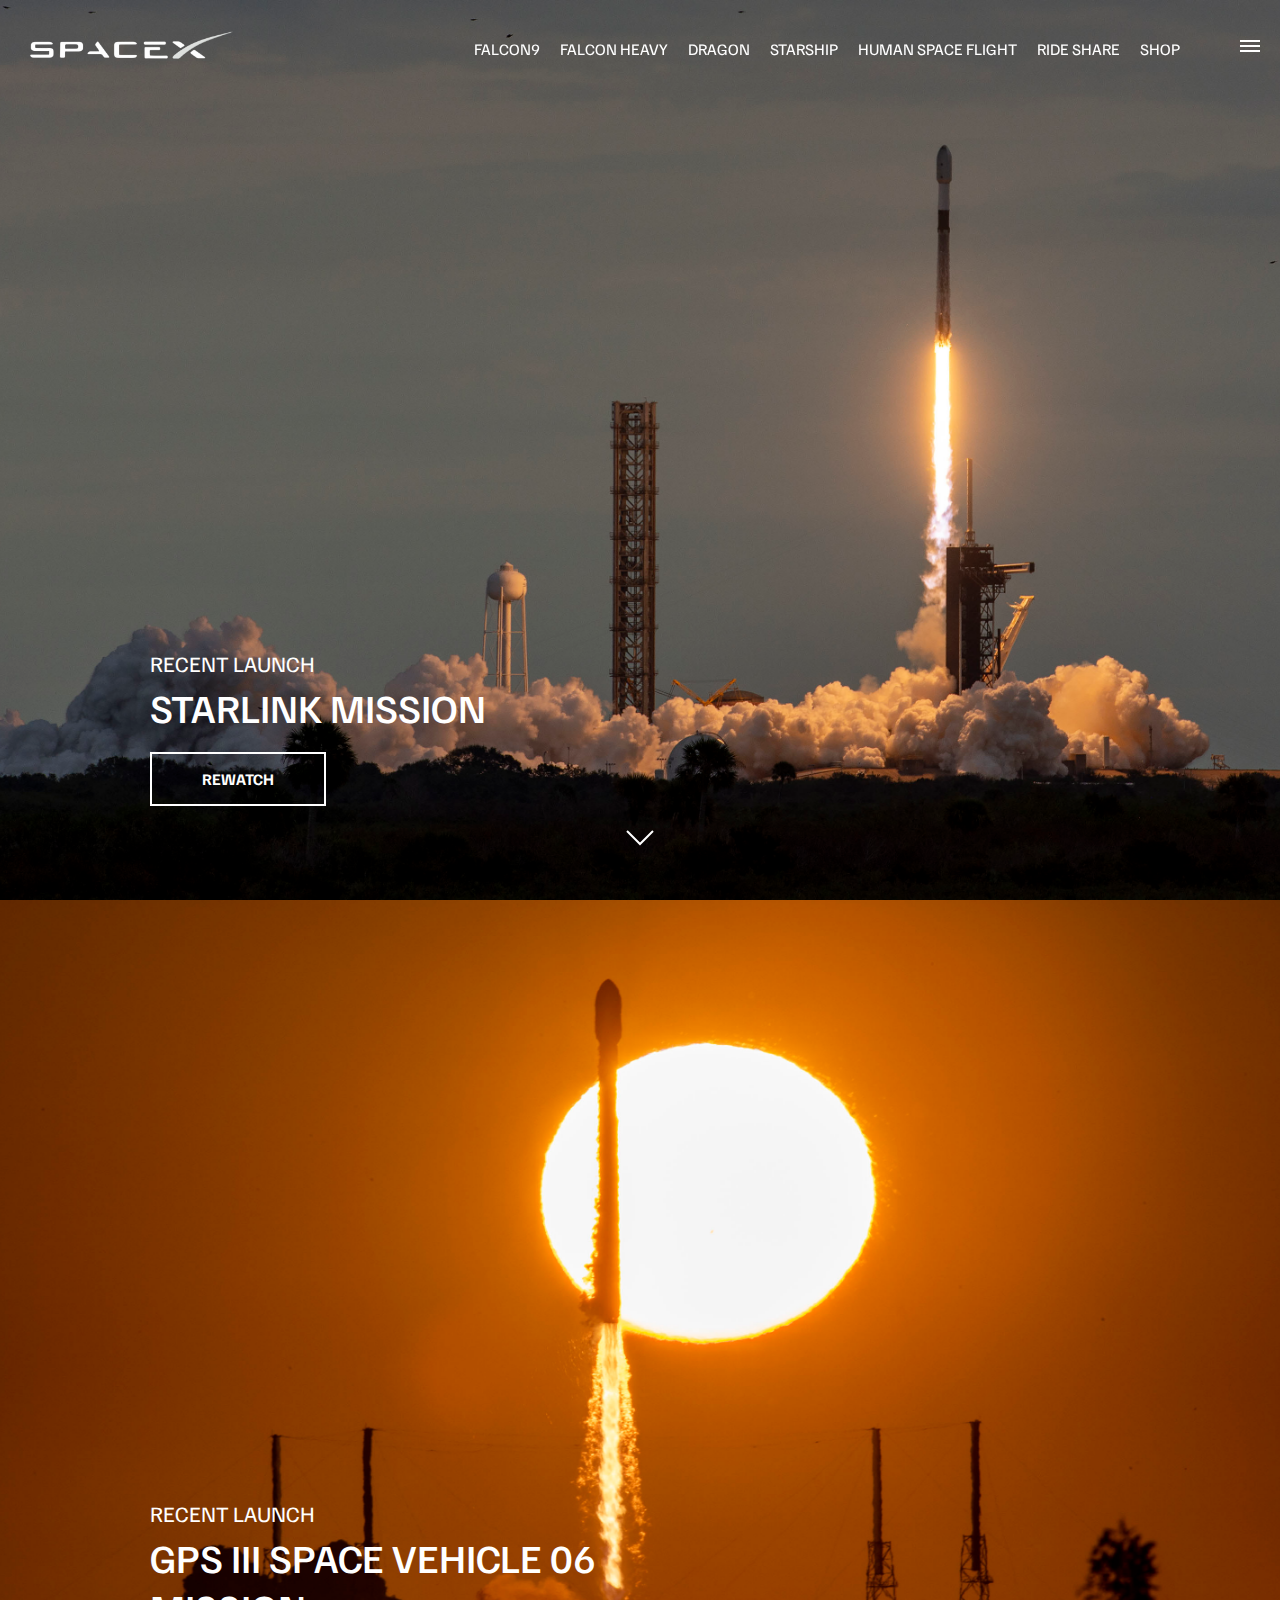
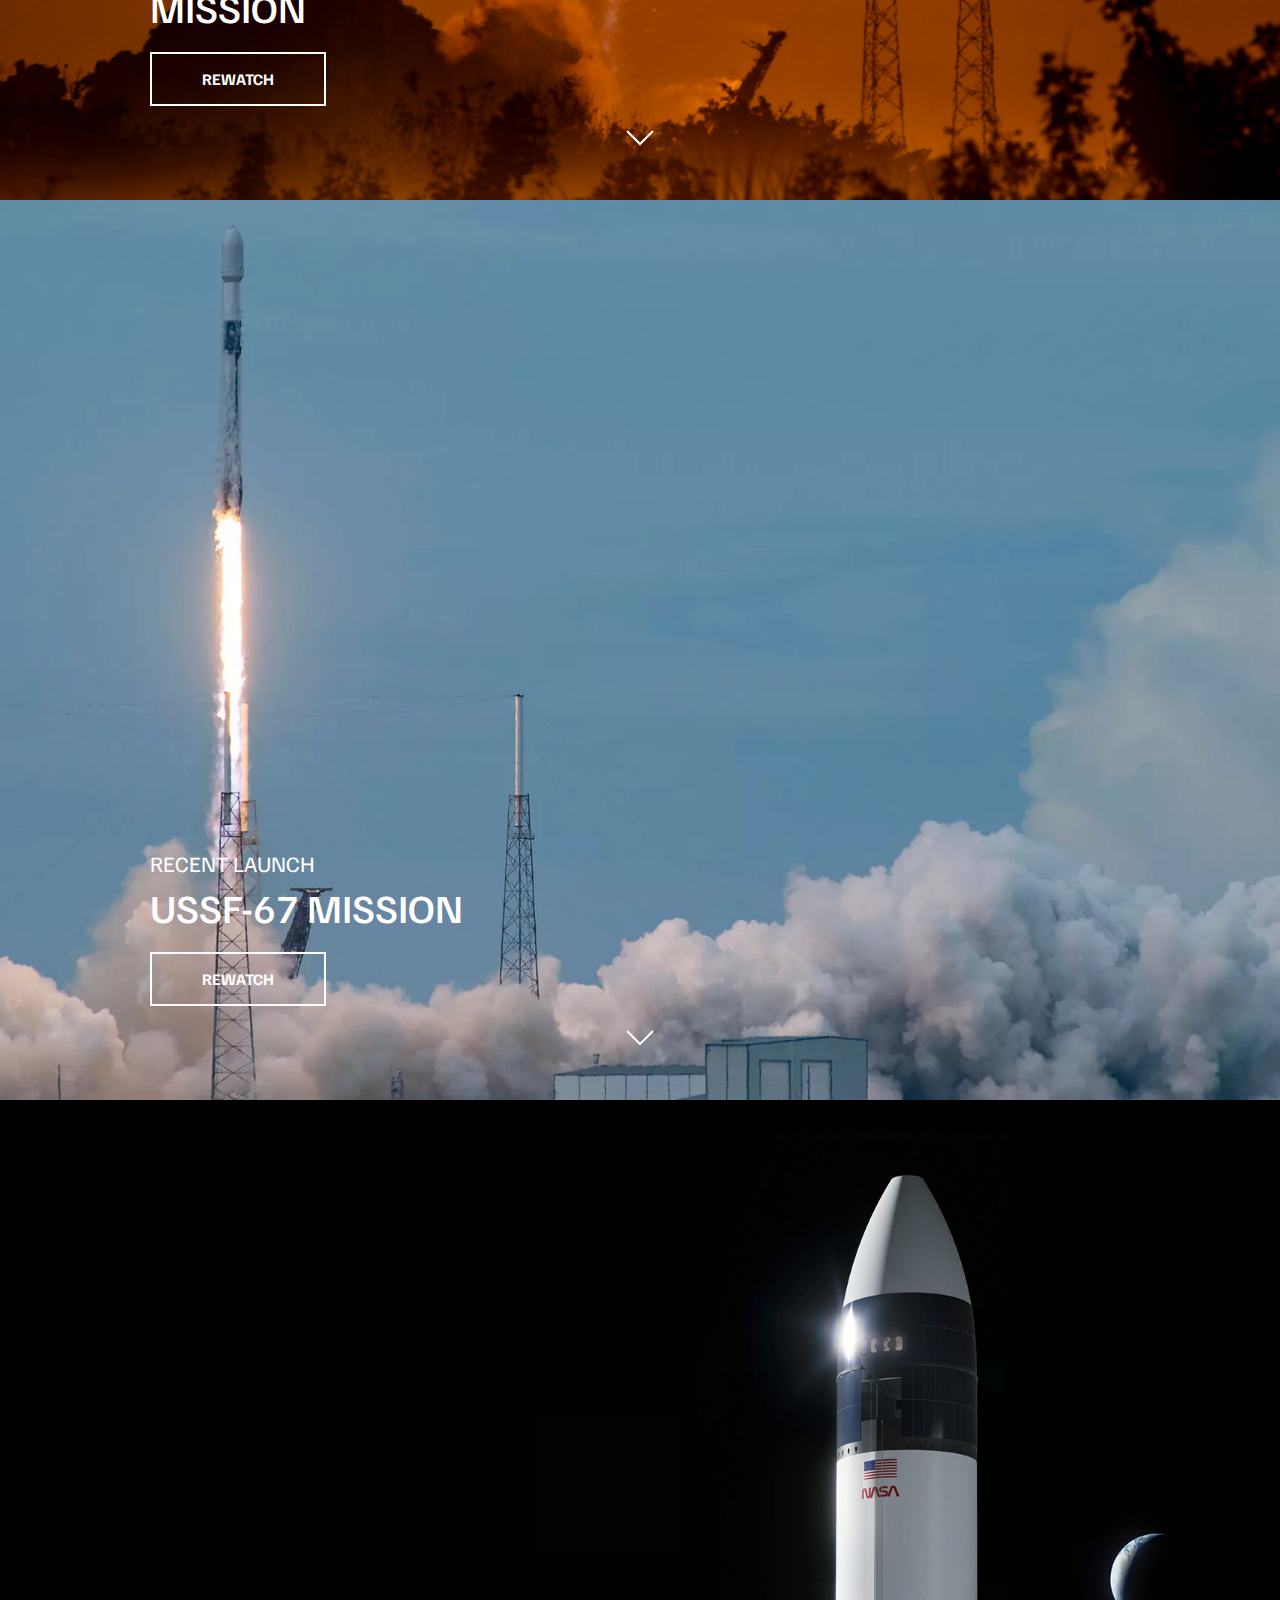
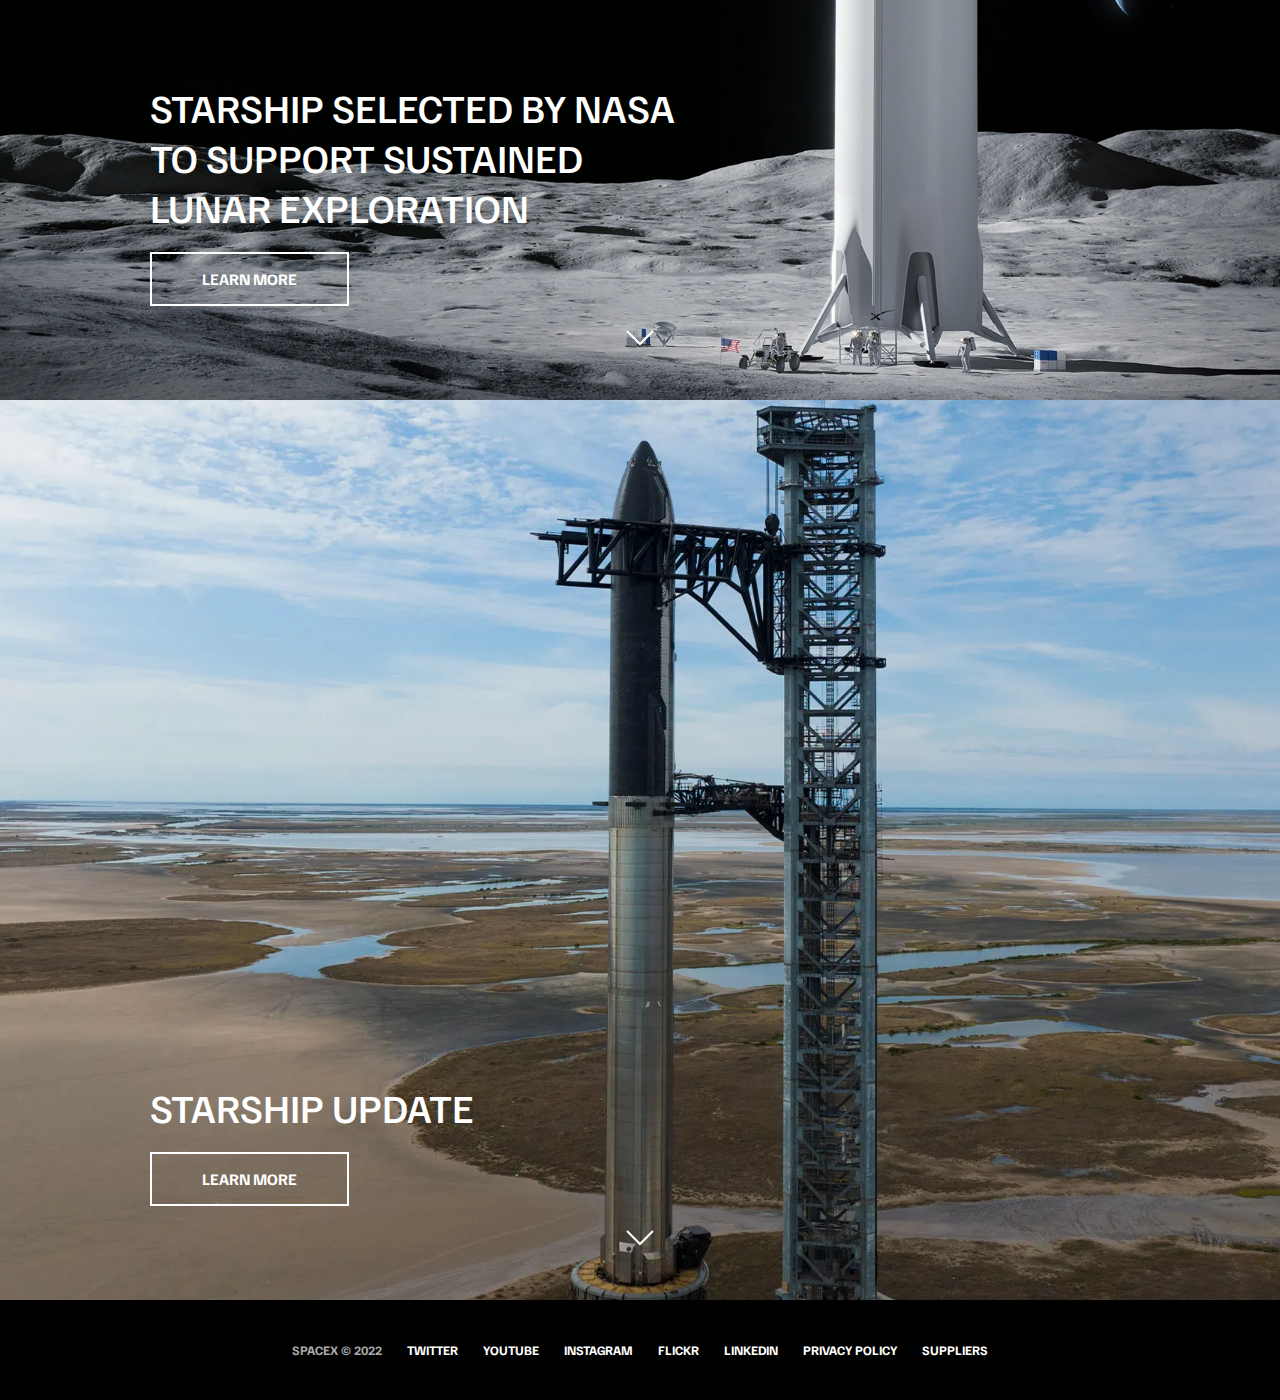
<file: index.html>
<!DOCTYPE html>
<html lang="en">

<head>
      <meta charset="UTF-8">
      <meta http-equiv="X-UA-Compatible" content="IE=edge">
      <meta name="viewport" content="width=device-width, initial-scale=1.0">
      <link rel="stylesheet" href="css/styles.css">
      <script src="js/index.js" defer></script>
      <title>spaceX</title>
</head>


<body>
      <div id="overlay"></div>
      <div id="main-menu" class="mobile-main-menu">
            <ul>
                  <li><a href="#">Missions</a></li>
                  <li><a href="#">Launches</a></li>
                  <li><a href="#">Careers</a></li>
                  <li><a href="#">updates</a></li>
                  <li><a href="#">Shop</a></li>


                  <li class="mobile-only">
                        <a href="falcon9.html">Falcon9</a>
                  </li>
                  <li class="mobile-only">
                        <a href="falcon-heavy.html">Falcon Heavy</a>
                  </li>
                  <li class="mobile-only">
                        <a href="dragon.html"> Dragon</a>
                  </li>
                  <li class="mobile-only">
                        <a href="#">Starship</a>
                  </li>
                  <li class="mobile-only">
                        <a href="#">Human Space Flight</a>
                  </li>
                  <li class="mobile-only">
                        <a href="#">Ride Share</a>
                  </li>
                  <li class="mobile-only">
                        <a href="#">Shop</a>
                  </li>



            </ul>
      </div>
      <header class="main-header">
            <div class="logo">
                  <a href="index.html">

                        <img src="img/logo.png" alt="">
                  </a>
            </div>
            <nav class="desktop-main-menu">
                  <ul>
                        <li>
                              <a href="falcon9.html">Falcon9</a>
                        </li>
                        <li>
                              <a href="falcon-heavy.html">Falcon Heavy</a>
                        </li>
                        <li>
                              <a href="dragon.html"> Dragon</a>
                        </li>
                        <li>
                              <a href="#">Starship</a>
                        </li>
                        <li>
                              <a href="#">Human Space Flight</a>
                        </li>
                        <li>
                              <a href="#">Ride Share</a>
                        </li>
                        <li>
                              <a href="#">Shop</a>
                        </li>
                  </ul>
            </nav>

      </header>
      <button id="menu-btn" class="hamburger " type="button">
            <span class="hamburger-top"></span>
            <span class="hamburger-middle"></span>
            <span class="hamburger-bottom"></span>
      </button>
      <section class="section-a">
            <div class="section-inner">
                  <h4>
                        RECENT LAUNCH

                  </h4>
                  <h2>
                        STARLINK MISSION

                  </h2>
                  <a href="#" class="btn">
                        <div class="hover"></div>
                        <span>REWATCH</span>
                  </a>
            </div>

            <div class="scroll-arrow">
                  <svg width="30px" height="20px">
                        <path stroke="#ffffff" fill="none" stroke-width="2px"
                              d="M2.000,5.000 L15.000,18.000 L28.000,5.000 "></path>
                  </svg>
            </div>
      </section>



      <section class="section-b">
            <div class="section-inner">
                  <h4>
                        RECENT LAUNCH

                  </h4>
                  <h2>
                        GPS III SPACE VEHICLE 06 MISSION

                  </h2>
                  <a href="#" class="btn">
                        <div class="hover"></div>
                        <span>REWATCH</span>
                  </a>
            </div>

            <div class="scroll-arrow">
                  <svg width="30px" height="20px">
                        <path stroke="#ffffff" fill="none" stroke-width="2px"
                              d="M2.000,5.000 L15.000,18.000 L28.000,5.000 "></path>
                  </svg>
            </div>
      </section>


      <section class="section-c">
            <div class="section-inner">
                  <h4>
                        RECENT LAUNCH

                  </h4>
                  <h2>
                        USSF-67 MISSION

                  </h2>
                  <a href="#" class="btn">
                        <div class="hover"></div>
                        <span>REWATCH</span>
                  </a>
            </div>

            <div class="scroll-arrow">
                  <svg width="30px" height="20px">
                        <path stroke="#ffffff" fill="none" stroke-width="2px"
                              d="M2.000,5.000 L15.000,18.000 L28.000,5.000 "></path>
                  </svg>
            </div>
      </section>

      <section class="section-d">
            <div class="section-inner">
                  <!-- <h4>
                        RECENT LAUNCH

                  </h4> -->
                  <h2>
                        STARSHIP SELECTED BY NASA TO SUPPORT SUSTAINED LUNAR EXPLORATION

                  </h2>
                  <a href="#" class="btn">
                        <div class="hover"></div>
                        <span>LEARN MORE</span>
                  </a>
            </div>

            <div class="scroll-arrow">
                  <svg width="30px" height="20px">
                        <path stroke="#ffffff" fill="none" stroke-width="2px"
                              d="M2.000,5.000 L15.000,18.000 L28.000,5.000 "></path>
                  </svg>
            </div>
      </section>
      <section class="section-e">
            <div class="section-inner">
                  <!-- <h4>
                        RECENT LAUNCH

                  </h4> -->
                  <h2>
                        STARSHIP UPDATE

                  </h2>
                  <a href="#" class="btn">
                        <div class="hover"></div>
                        <span>LEARN MORE</span>
                  </a>
            </div>
            <div class="scroll-arrow">
                  <svg width="30px" height="20px">
                        <path stroke="#ffffff" fill="none" stroke-width="2px"
                              d="M2.000,5.000 L15.000,18.000 L28.000,5.000 "></path>
                  </svg>
            </div>


      </section>
      <footer>
            <ul>
                  <li class="first">
                        SPACEX © 2022
                  </li>
                  <li>
                        TWITTER
                  </li>
                  <li>
                        YOUTUBE
                  </li>
                  <li>
                        INSTAGRAM
                  </li>
                  <li>FLICKR</li>
                  <li>LINKEDIN</li>
                  <li>PRIVACY POLICY</li>
                  <li>SUPPLIERS</li>
            </ul>
      </footer>

</body>

</html>
</file>
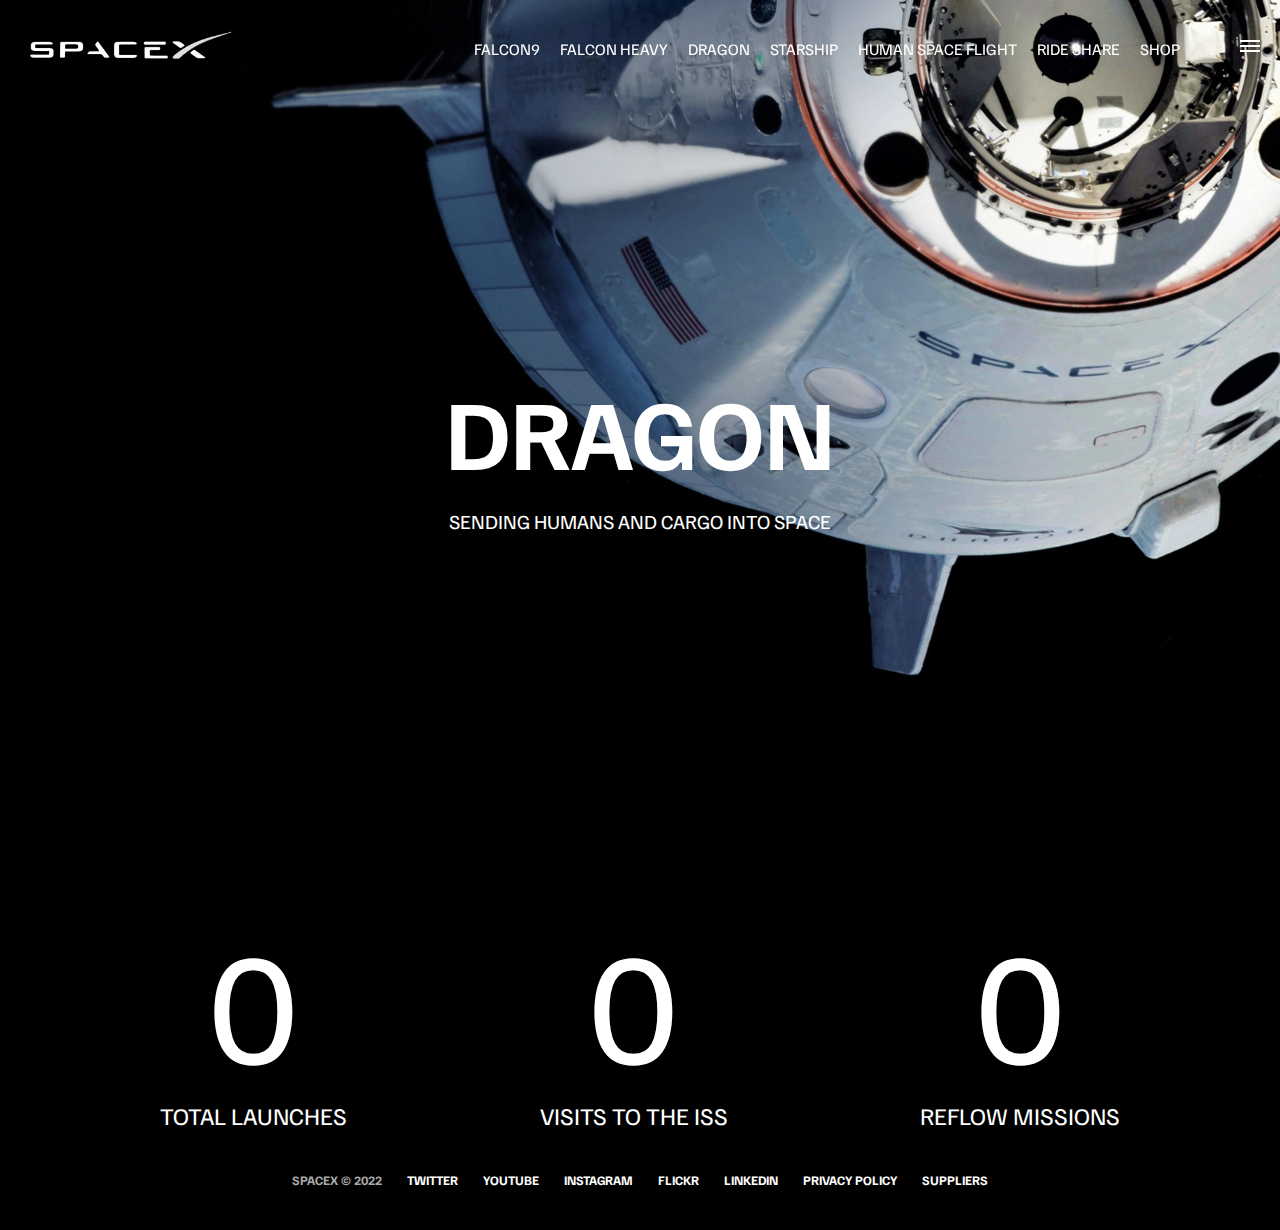
<file: dragon.html>
<!DOCTYPE html>
<html lang="en">

<head>
      <meta charset="UTF-8">
      <meta http-equiv="X-UA-Compatible" content="IE=edge">
      <meta name="viewport" content="width=device-width, initial-scale=1.0">
      <link rel="stylesheet" href="css/styles.css">
      <script src="js/index.js" defer></script>
      <title>SpaceX - Dragon</title>
</head>


<body>
      <div id="overlay"></div>
      <div id="main-menu" class="mobile-main-menu">
            <ul>
                  <li><a href="#">Missions</a></li>
                  <li><a href="#">Launches</a></li>
                  <li><a href="#">Careers</a></li>
                  <li><a href="#">updates</a></li>
                  <li><a href="#">Shop</a></li>


                  <li class="mobile-only">
                        <a href="falcon9.html">Falcon9</a>
                  </li>
                  <li class="mobile-only">
                        <a href="falcon-heavy.html">Falcon Heavy</a>
                  </li>
                  <li class="mobile-only">
                        <a href="dragon.html"> Dragon</a>
                  </li>
                  <li class="mobile-only">
                        <a href="#">Starship</a>
                  </li>
                  <li class="mobile-only">
                        <a href="#">Human Space Flight</a>
                  </li>
                  <li class="mobile-only">
                        <a href="#">Ride Share</a>
                  </li>
                  <li class="mobile-only">
                        <a href="#">Shop</a>
                  </li>



            </ul>
      </div>
      <header class="main-header">
            <div class="logo">
                  <a href="index.html">

                        <img src="img/logo.png" alt="">
                  </a>
            </div>
            <nav class="desktop-main-menu">
                  <ul>
                        <li>
                              <a href="falcon9.html">Falcon9</a>
                        </li>
                        <li>
                              <a href="falcon-heavy.html">Falcon Heavy</a>
                        </li>
                        <li>
                              <a href="dragon.html"> Dragon</a>
                        </li>
                        <li>
                              <a href="#">Starship</a>
                        </li>
                        <li>
                              <a href="#">Human Space Flight</a>
                        </li>
                        <li>
                              <a href="#">Ride Share</a>
                        </li>
                        <li>
                              <a href="#">Shop</a>
                        </li>
                  </ul>
            </nav>

      </header>
      <button id="menu-btn" class="hamburger " type="button">
            <span class="hamburger-top"></span>
            <span class="hamburger-middle"></span>
            <span class="hamburger-bottom"></span>
      </button>








      <section class="section-animate dragon"></section>
      <div class="section-inner-center">
            <h3>Dragon</h3>
            <p>Sending humans and cargo into space</p>
      </div>
      <div class="stats">
            <div>
                  <span class="counter" data-target="34">0</span>
                  <h4>Total Launches</h4>
            </div>
            <div>
                  <span class="counter" data-target="31">0</span>
                  <h4>visits to the ISS</h4>
            </div>
            <div>
                  <span class="counter" data-target="15">0</span>
                  <h4>Reflow missions</h4>
            </div>
      </div>
      <footer>
            <ul>
                  <li class="first">
                        SPACEX © 2022
                  </li>
                  <li>
                        TWITTER
                  </li>
                  <li>
                        YOUTUBE
                  </li>
                  <li>
                        INSTAGRAM
                  </li>
                  <li>FLICKR</li>
                  <li>LINKEDIN</li>
                  <li>PRIVACY POLICY</li>
                  <li>SUPPLIERS</li>
            </ul>
      </footer>

</body>

</html>
</file>
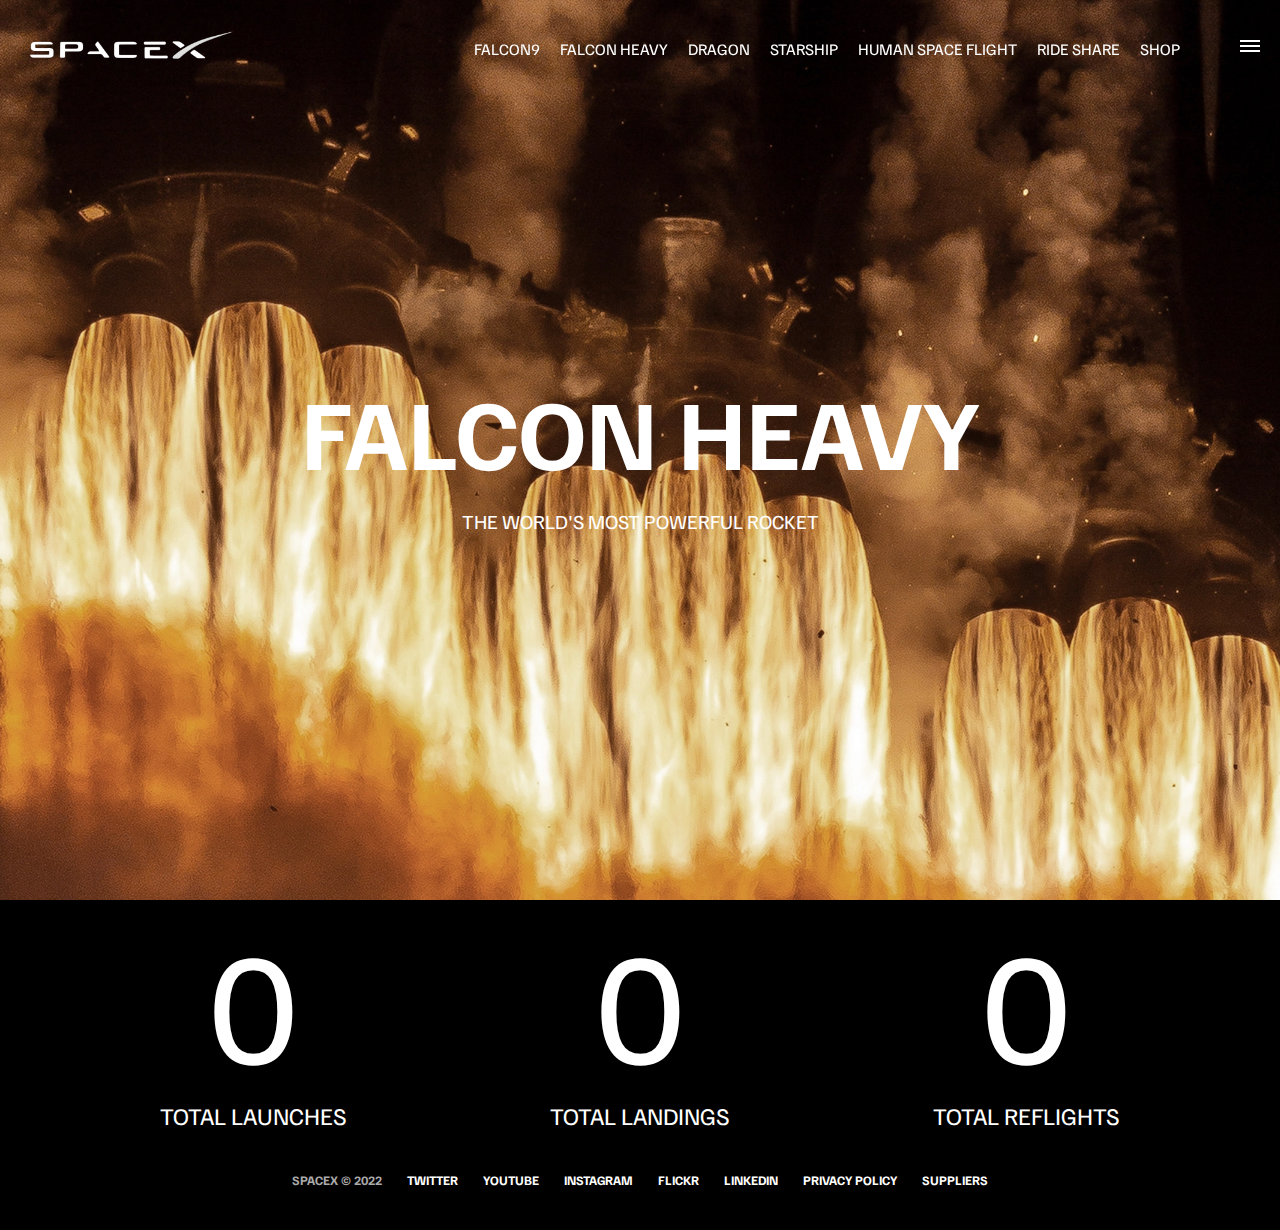
<file: falcon-heavy.html>
<!DOCTYPE html>
<html lang="en">

<head>
      <meta charset="UTF-8">
      <meta http-equiv="X-UA-Compatible" content="IE=edge">
      <meta name="viewport" content="width=device-width, initial-scale=1.0">
      <link rel="stylesheet" href="css/styles.css">
      <script src="js/index.js" defer></script>
      <title>SpaceX - Falcon heavy</title>
</head>


<body>
      <div id="overlay"></div>
      <div id="main-menu" class="mobile-main-menu">
            <ul>
                  <li><a href="#">Missions</a></li>
                  <li><a href="#">Launches</a></li>
                  <li><a href="#">Careers</a></li>
                  <li><a href="#">updates</a></li>
                  <li><a href="#">Shop</a></li>


                  <li class="mobile-only">
                        <a href="falcon9.html">Falcon9</a>
                  </li>
                  <li class="mobile-only">
                        <a href="falcon-heavy.html">Falcon Heavy</a>
                  </li>
                  <li class="mobile-only">
                        <a href="dragon.html"> Dragon</a>
                  </li>
                  <li class="mobile-only">
                        <a href="#">Starship</a>
                  </li>
                  <li class="mobile-only">
                        <a href="#">Human Space Flight</a>
                  </li>
                  <li class="mobile-only">
                        <a href="#">Ride Share</a>
                  </li>
                  <li class="mobile-only">
                        <a href="#">Shop</a>
                  </li>



            </ul>
      </div>
      <header class="main-header">
            <div class="logo">
                  <a href="index.html">

                        <img src="img/logo.png" alt="">
                  </a>
            </div>
            <nav class="desktop-main-menu">
                  <ul>
                        <li>
                              <a href="falcon9.html">Falcon9</a>
                        </li>
                        <li>
                              <a href="falcon-heavy.html">Falcon Heavy</a>
                        </li>
                        <li>
                              <a href="dragon.html"> Dragon</a>
                        </li>
                        <li>
                              <a href="#">Starship</a>
                        </li>
                        <li>
                              <a href="#">Human Space Flight</a>
                        </li>
                        <li>
                              <a href="#">Ride Share</a>
                        </li>
                        <li>
                              <a href="#">Shop</a>
                        </li>
                  </ul>
            </nav>

      </header>
      <button id="menu-btn" class="hamburger " type="button">
            <span class="hamburger-top"></span>
            <span class="hamburger-middle"></span>
            <span class="hamburger-bottom"></span>
      </button>








      <section class="section-animate bg-falcon-heavy"></section>
      <div class="section-inner-center">
            <h3>Falcon Heavy</h3>
            <p>The world's most powerful rocket</p>
      </div>
      <div class="stats">
            <div>
                  <span class="counter" data-target="3">0</span>
                  <h4>Total Launches</h4>
            </div>
            <div>
                  <span class="counter" data-target="7">0</span>
                  <h4>Total Landings</h4>
            </div>
            <div>
                  <span class="counter" data-target="4">0</span>
                  <h4>Total Reflights</h4>
            </div>
      </div>
      <footer>
            <ul>
                  <li class="first">
                        SPACEX © 2022
                  </li>
                  <li>
                        TWITTER
                  </li>
                  <li>
                        YOUTUBE
                  </li>
                  <li>
                        INSTAGRAM
                  </li>
                  <li>FLICKR</li>
                  <li>LINKEDIN</li>
                  <li>PRIVACY POLICY</li>
                  <li>SUPPLIERS</li>
            </ul>
      </footer>

</body>

</html>
</file>
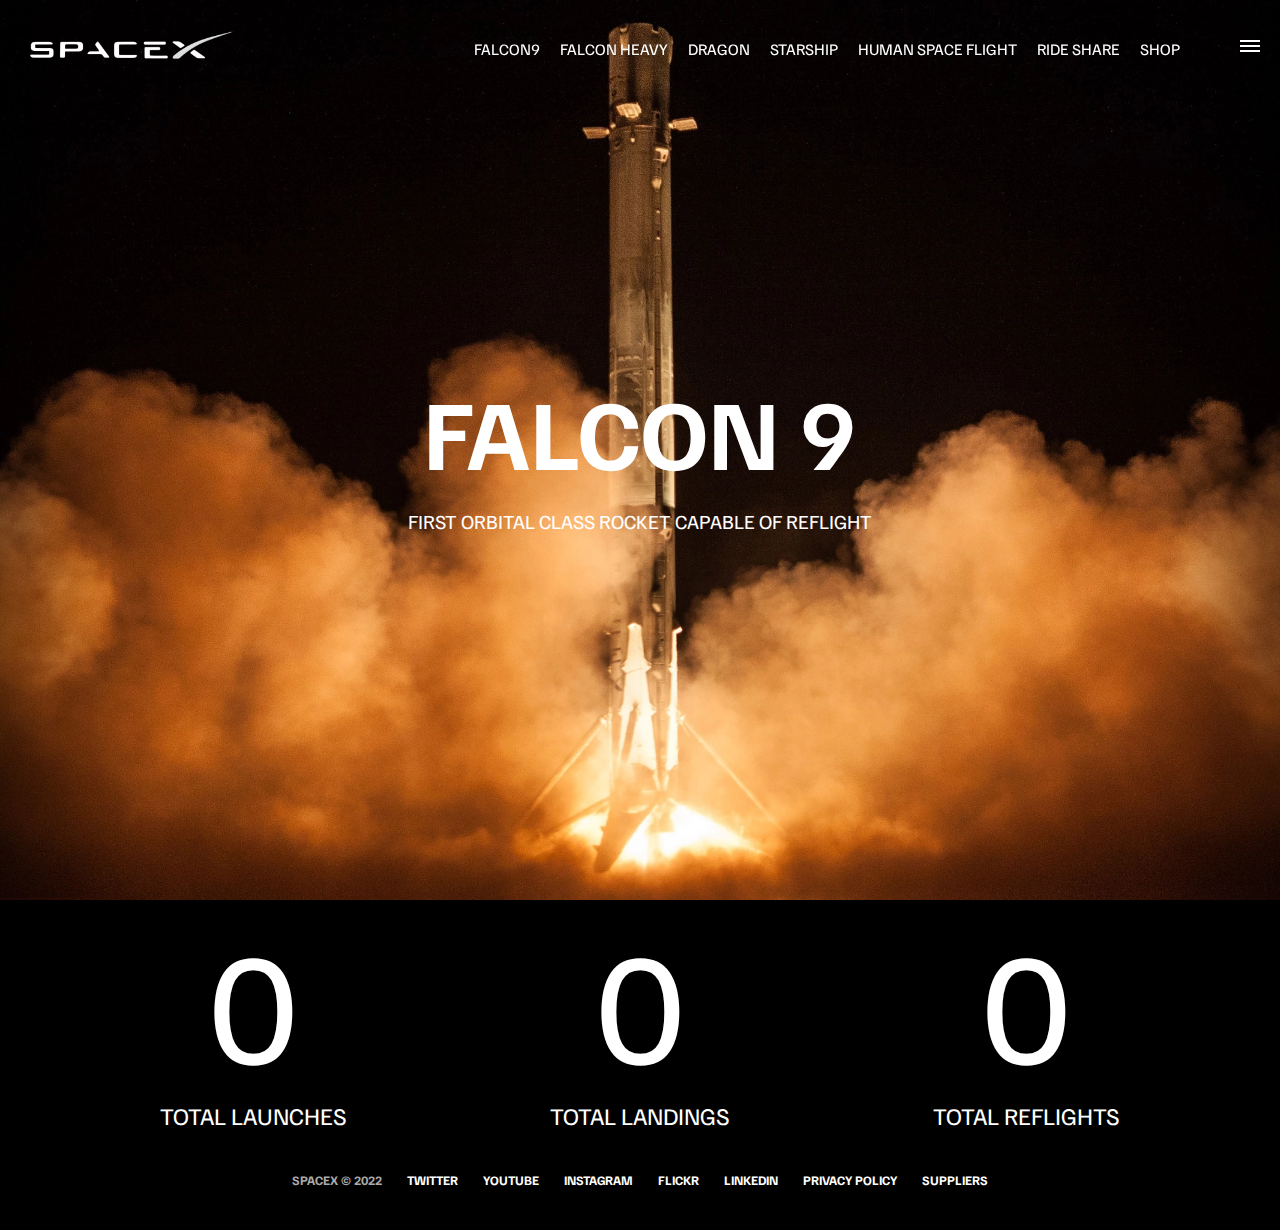
<file: falcon9.html>
<!DOCTYPE html>
<html lang="en">

<head>
      <meta charset="UTF-8">
      <meta http-equiv="X-UA-Compatible" content="IE=edge">
      <meta name="viewport" content="width=device-width, initial-scale=1.0">
      <link rel="stylesheet" href="css/styles.css">
      <script src="js/index.js" defer></script>
      <title>SpaceX - Falcon 9</title>
</head>


<body>
      <div id="overlay"></div>
      <div id="main-menu" class="mobile-main-menu">
            <ul>
                  <li><a href="#">Missions</a></li>
                  <li><a href="#">Launches</a></li>
                  <li><a href="#">Careers</a></li>
                  <li><a href="#">updates</a></li>
                  <li><a href="#">Shop</a></li>


                  <li class="mobile-only">
                        <a href="falcon9.html">Falcon9</a>
                  </li>
                  <li class="mobile-only">
                        <a href="falcon-heavy.html">Falcon Heavy</a>
                  </li>
                  <li class="mobile-only">
                        <a href="dragon.html"> Dragon</a>
                  </li>
                  <li class="mobile-only">
                        <a href="#">Starship</a>
                  </li>
                  <li class="mobile-only">
                        <a href="#">Human Space Flight</a>
                  </li>
                  <li class="mobile-only">
                        <a href="#">Ride Share</a>
                  </li>
                  <li class="mobile-only">
                        <a href="#">Shop</a>
                  </li>



            </ul>
      </div>
      <header class="main-header">
            <div class="logo">
                  <a href="index.html">

                        <img src="img/logo.png" alt="">
                  </a>
            </div>
            <nav class="desktop-main-menu">
                  <ul>
                        <li>
                              <a href="falcon9.html">Falcon9</a>
                        </li>
                        <li>
                              <a href="falcon-heavy.html">Falcon Heavy</a>
                        </li>
                        <li>
                              <a href="dragon.html"> Dragon</a>
                        </li>
                        <li>
                              <a href="#">Starship</a>
                        </li>
                        <li>
                              <a href="#">Human Space Flight</a>
                        </li>
                        <li>
                              <a href="#">Ride Share</a>
                        </li>
                        <li>
                              <a href="#">Shop</a>
                        </li>
                  </ul>
            </nav>

      </header>
      <button id="menu-btn" class="hamburger " type="button">
            <span class="hamburger-top"></span>
            <span class="hamburger-middle"></span>
            <span class="hamburger-bottom"></span>
      </button>








      <section class="section-animate bg-falcon-9"></section>
      <div class="section-inner-center">
            <h3>Falcon 9</h3>
            <p>First orbital class rocket capable of reflight</p>
      </div>
      <div class="stats">
            <div>
                  <span class="counter" data-target="3">0</span>
                  <h4>Total Launches</h4>
            </div>
            <div>
                  <span class="counter" data-target="7">0</span>
                  <h4>Total Landings</h4>
            </div>
            <div>
                  <span class="counter" data-target="4">0</span>
                  <h4>Total Reflights</h4>
            </div>
      </div>
      <footer>
            <ul>
                  <li class="first">
                        SPACEX © 2022
                  </li>
                  <li>
                        TWITTER
                  </li>
                  <li>
                        YOUTUBE
                  </li>
                  <li>
                        INSTAGRAM
                  </li>
                  <li>FLICKR</li>
                  <li>LINKEDIN</li>
                  <li>PRIVACY POLICY</li>
                  <li>SUPPLIERS</li>
            </ul>
      </footer>

</body>

</html>
</file>
<file: css/styles.css>
@import url('https://fonts.googleapis.com/css2?family=Familjen+Grotesk:wght@400;600;700&display=swap');

*,
*::before,
*::after {
      margin: 0;
      padding: 0;
      box-sizing: border-box;
}

.stop {
      overflow: hidden;
}

body {
      font-family: 'Familjen Grotesk', sans-serif;
      background: #000;
      color: #fff;
}

a {
      text-decoration: none;
      color: #fff;
}

ul {
      list-style: none;
}

.mobile-only {
      display: none;
}

.main-header {
      position: fixed;
      top: 0;
      left: 0;
      width: 100%;
      z-index: 3;
      display: flex;
      justify-content: space-between;
      align-items: center;
      text-transform: uppercase;
      height: 100px;
      padding: 0 30px;
}

.logo {
      width: 210px;
      height: auto;
}

.logo img {
      width: 100%;
      display: block;
      height: auto;
      object-fit: cover;
}

.desktop-main-menu {
      margin-right: 50px;
}

.desktop-main-menu ul {
      display: flex;
}

.desktop-main-menu ul li {
      position: relative;
      margin-right: 20px;
      padding-bottom: 2px;
}

.desktop-main-menu ul li a::after {

      content: "";
      position: absolute;
      bottom: 0;
      left: 0;
      width: 100%;
      height: 1px;
      background-color: #fff;
      transform: scaleX(0);
      transition: transform 0.6s cubic-bezier(0.79, 1, 0.92, 1);
      transform-origin: right center;
}

.desktop-main-menu ul li a:hover::after {


      transform: scaleX(1);
      transform-origin: right center;
      transition-duration: 0.3s;

}

section {
      position: relative;
      height: 100vh;
      background-position: center center;
      background-repeat: no-repeat;
      background-size: cover;
}

.section-inner {
      position: absolute;
      bottom: 90px;
      left: 150px;
      max-width: 560px;
}

.section-inner h4 {
      font-size: 22px;
      margin-bottom: 5px;
      font-weight: 300;
      animation: fadeInUp 0.5s ease-in-out;
}

.section-inner h2 {
      font-size: 40px;
      font-weight: 500;
      margin-bottom: 20px;
      text-transform: uppercase;
      animation: fadeInUp 0.5s ease-in-out 0.2s;
      animation-fill-mode: both;

}

.section-inner a {
      animation: fadeInUp 0.5s ease-in-out 0.4s;
      animation-fill-mode: both;



}

.section-a {
      background-image: url("../img/52573312162_5231fbda02_3k.jpg");
}

.section-b {
      background-image: url("../img/52635801335_4d7eba563f_o.jpg");


}

.section-c {
      background-image: url("../img/section-c.webp");


}

.section-d {
      background-image: url("../img/section-f.webp");


}

.section-e {
      background-image: url("../img/section-e.webp");


}

.btn {
      position: relative;
      display: inline-block;
      cursor: pointer;
      text-align: center;
      min-width: 130px;
      padding: 15px 50px;
      border: 2px solid #fff;
      font-weight: bold;
      overflow: hidden;
      z-index: 2;
}

.btn:hover span {
      color: #000;
}

.btn .hover {

      position: absolute;
      top: 0;
      left: 0;
      height: 100%;
      width: 100%;
      z-index: -1;
      color: #000;
      background-color: #fff;
      transform: translateY(100%);
      transition: transform 0.6s cubic-bezier(0.19, 1, 0.22, 1);



}

.btn:hover .hover {
      transform: translateY(0);


}

.scroll-arrow {
      position: absolute;
      bottom: 50px;
      left: 50%;
      transform: translateX(-50%);
      animation: bounceFade 3s infinite;
}

footer {
      display: flex;
      align-items: center;
      justify-content: center;
      height: 100px;
}

footer ul {
      display: flex;
      align-items: center;
      justify-content: center;
      gap: 25px;
}

footer ul li {
      cursor: pointer;
      font-weight: bold;
      font-size: 13px;
}

footer ul li:hover {
      color: #aaa;


}

.first {
      color: #aaa;
}

.hamburger {
      position: fixed;
      top: 40px;
      right: 20px;
      z-index: 10;
      width: 20px;
      height: 20px;
      cursor: pointer;
      background: none;
      border: none;
}

.hamburger-top,
.hamburger-middle,
.hamburger-bottom {
      position: absolute;
      width: 20px;
      height: 2px;
      background: #fff;
      top: 0;
      left: 0;
      transition: all 0.5s;

}

.hamburger-middle {
      transform: translateY(5px);
}

.hamburger-bottom {
      transform: translateY(10px);
}

.open {
      transform: rotate(90deg);
}

.open .hamburger-top {
      transform: rotate(45deg) translateY(6px) translateX(6px);
}

.open .hamburger-middle {
      transform: rotate(90deg) translateX(8px);

      /* display: none; */
}


.open .hamburger-bottom {
      transform: rotate(-45deg) translateY(6px) translateX(-6px);
}

.overlayShow {
      position: fixed;
      top: 0;
      left: 0;
      width: 100%;
      height: 100%;
      z-index: 3;
      background-color: rgba(0, 0, 0, 0.5);
}

.mobile-main-menu {
      position: fixed;
      top: 0;
      right: 0;
      width: 350px;
      height: 100%;
      z-index: 4;
      background: #000;
      display: flex;
      align-items: center;
      justify-content: center;
      transform: translateX(100%);
      transition: transform 0.6s cubic-bezier(0.19, 1, 0.22, 1);
}

.mobile-main-menu ul {
      display: flex;
      flex-direction: column;
      align-items: flex-end;
      justify-content: center;
      padding: 50px;
      width: 100%;
}

.mobile-main-menu ul li {
      margin-bottom: 20px;
      font-size: 18px;
      text-transform: uppercase;
      border-bottom: 1px #fff dotted;
      width: 100%;
      text-align: right;
      padding-bottom: 8px;
}

.mobile-main-menu ul li a {
      color: #fff;
      transition: color 0.6s;
}

.mobile-main-menu ul li a:hover {
      color: #aaa;
}

.show-menu {
      transform: translateX(0);
}

.bg-falcon-9 {
      background-image: url("../img/falcon-9.webp")
}

.bg-falcon-heavy {
      background-image: url("../img/falcon-heavy.webp")
}

.dragon {
      background-image: url("../img/dragon.webp")
}

.section-animate {
      animation: fadeIn 2s ease-in-out;


}

.section-inner-center {
      position: absolute;
      top: 50%;
      left: 50%;
      transform: translate(-50%, -50%);
      text-transform: uppercase;
      text-align: center;
      width: 80%;
}

.section-inner-center h3 {
      font-size: 100px;
      margin-bottom: 15px;
      animation: fadeInUp 0.5s ease-in-out;
}

.section-inner-center p {
      font-size: 20px;
      animation: fadeInUp 0.5s ease-in-out 0.2s;
      animation-fill-mode: both;

}

.stats {
      max-width: 960px;
      margin: 0 auto;
      display: flex;
      align-items: center;
      justify-content: space-between;
      text-align: center;
      text-transform: uppercase;
}

.stats div span {
      font-size: 160px;
}

.stats div h4 {
      font-size: 24px;
      font-weight: 300;
}


@keyframes fadeInUp {

      0% {
            opacity: 0;
            transform: translateY(140px);
      }

      100% {
            opacity: 1;
            transform: translateY(0);

      }
}

@keyframes fadeIn {

      0% {
            opacity: 0;

      }

      100% {
            opacity: 1;


      }
}



@keyframes bounceFade {

      0%,
      20%,
      50%,
      80%,
      100% {
            opacity: 0;
            transform: translateY(-20%);
      }

      40% {
            opacity: 1;
            transform: translateY(0);
      }
}

@media (max-width:960px) {
      .desktop-main-menu {
            display: none;
      }

      .mobile-only {
            display: block;
      }

      .section-inner-center h4 {
            font-size: 55px;
      }
}

@media (max-width:600px) {
      .section-inner {
            bottom: 75px;
            left: 20px;
      }

      .section-inner h2 {
            font-size: 30px;
      }

      .section-inner-center h3 {
            font-size: 40px;
      }



      .stats {
            flex-direction: column;
      }

      .stats div {
            margin-bottom: 10px;
      }

      /* footer {
            position: relative;
      }

      footer ul li:first-child {
            position: absolute;
            top: 30px;
            left: 50%;
            transform: translate(-50%, -50%);
      } */
      footer {
            height: auto;
            /* display: grid; */

      }

      .mobile-main-menu {
            width: 50%;
      }

      footer ul {
            display: grid;

            grid-template-columns: repeat(2, 140px);
            /* justify-content: center; */
            padding-top: 12px;
            padding-bottom: 12px;

      }

      footer ul li {
            text-align: center;
      }

      .logo {
            width: 150;
            margin: auto;
      }
}
</file>
